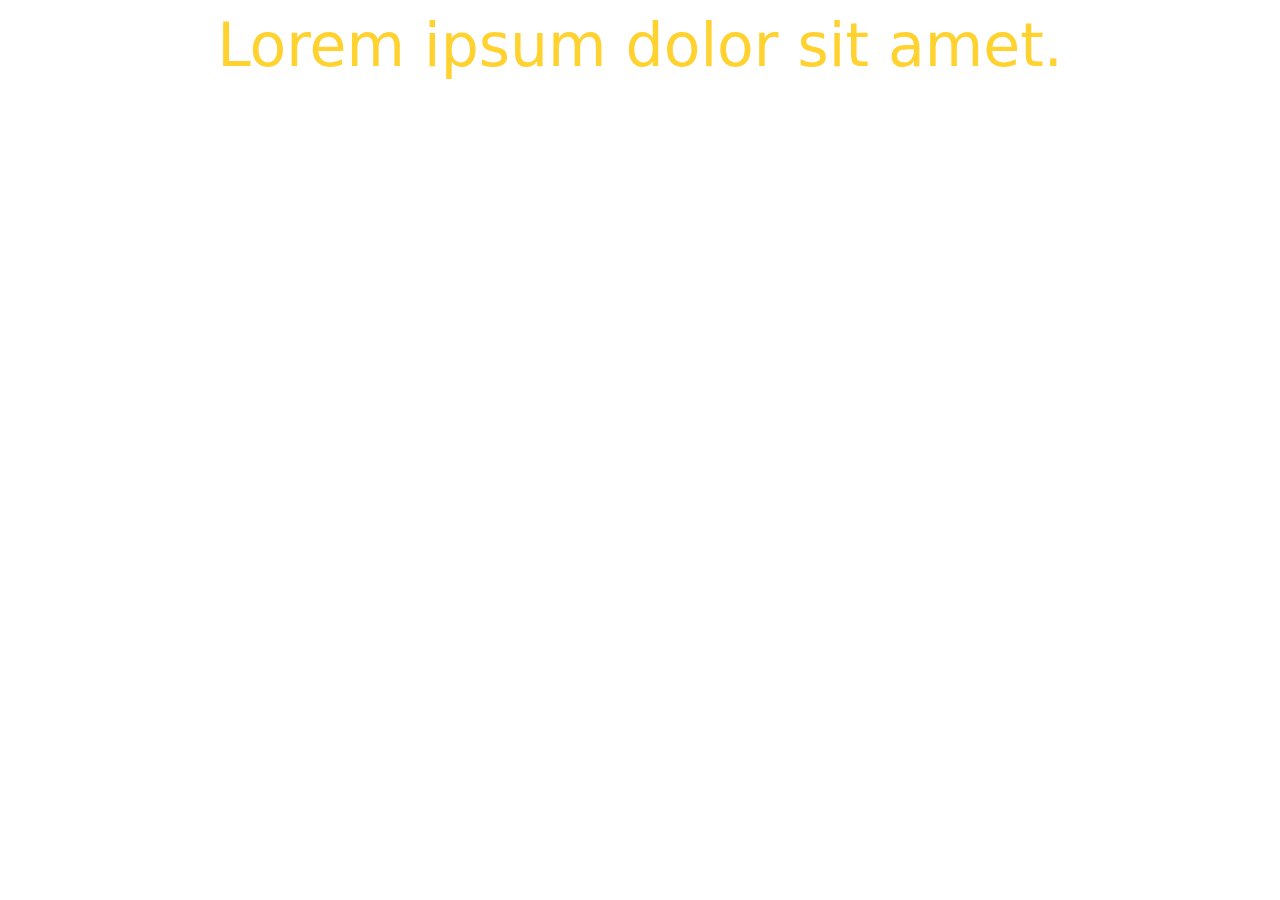
<file: Edu/index.html>
<html lang="en">
<head>
    <meta charset="UTF-8">
    <meta name="viewport" content="width=device-width, initial-scale=1.0">
    <link rel="stylesheet" href="src/output.css">
    <title>Document</title>
</head>
<body>
    <h1 class="text-amber-300 text-[60px] text-center">Lorem ipsum dolor sit amet.</h1>
</body>
</html>
</file>
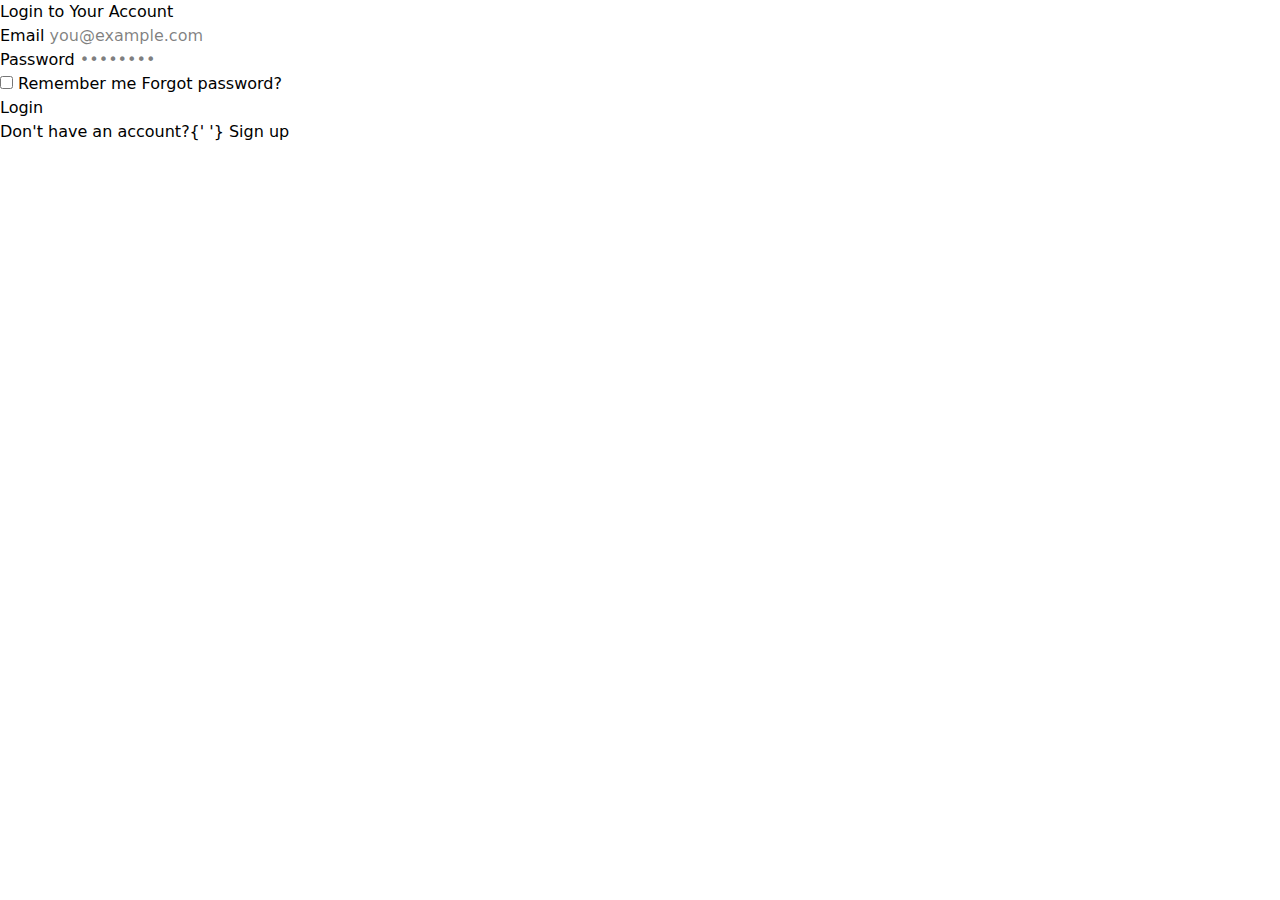
<file: Edu/login.html>
<!DOCTYPE html>
<html lang="en">
<head>
    <meta charset="UTF-8">
    <meta name="viewport" content="width=device-width, initial-scale=1.0">
 
    <link rel="stylesheet" href="src/output.css">
    <title>Signup Page</title>
</head>
<body>
    <!-- sign up page designing -->
     <div className="min-h-screen flex items-center justify-center bg-gray-100 px-4">
      <div className="max-w-md w-full bg-white p-8 rounded-2xl shadow-2xl">
        <h2 className="text-3xl font-bold text-center text-gray-800 mb-8">Login to Your Account</h2>

        <form className="space-y-6">
          <div>
            <label className="block text-gray-700 font-semibold mb-1">Email</label>
            <input
              type="email"
              placeholder="you@example.com"
              className="w-full px-4 py-2 border border-gray-300 rounded-xl focus:outline-none focus:ring-2 focus:ring-blue-500"
              required
            />
          </div>

          <div>
            <label className="block text-gray-700 font-semibold mb-1">Password</label>
            <input
              type="password"
              placeholder="••••••••"
              className="w-full px-4 py-2 border border-gray-300 rounded-xl focus:outline-none focus:ring-2 focus:ring-blue-500"
              required
            />
          </div>

          <div className="flex justify-between items-center text-sm text-gray-600">
            <label className="flex items-center gap-2">
              <input type="checkbox" className="accent-blue-500" />
              Remember me
            </label>
            <a href="#" className="text-blue-600 hover:underline">Forgot password?</a>
          </div>

          <button
            type="submit"
            className="w-full bg-blue-600 text-white font-semibold py-2 rounded-xl hover:bg-blue-700 transition duration-200"
          >
            Login
          </button>
        </form>

        <p className="mt-6 text-center text-sm text-gray-600">
          Don't have an account?{' '}
          <a href="#" className="text-blue-600 hover:underline">Sign up</a>
        </p>
      </div>
    </div>
</body>
</html>
</file>
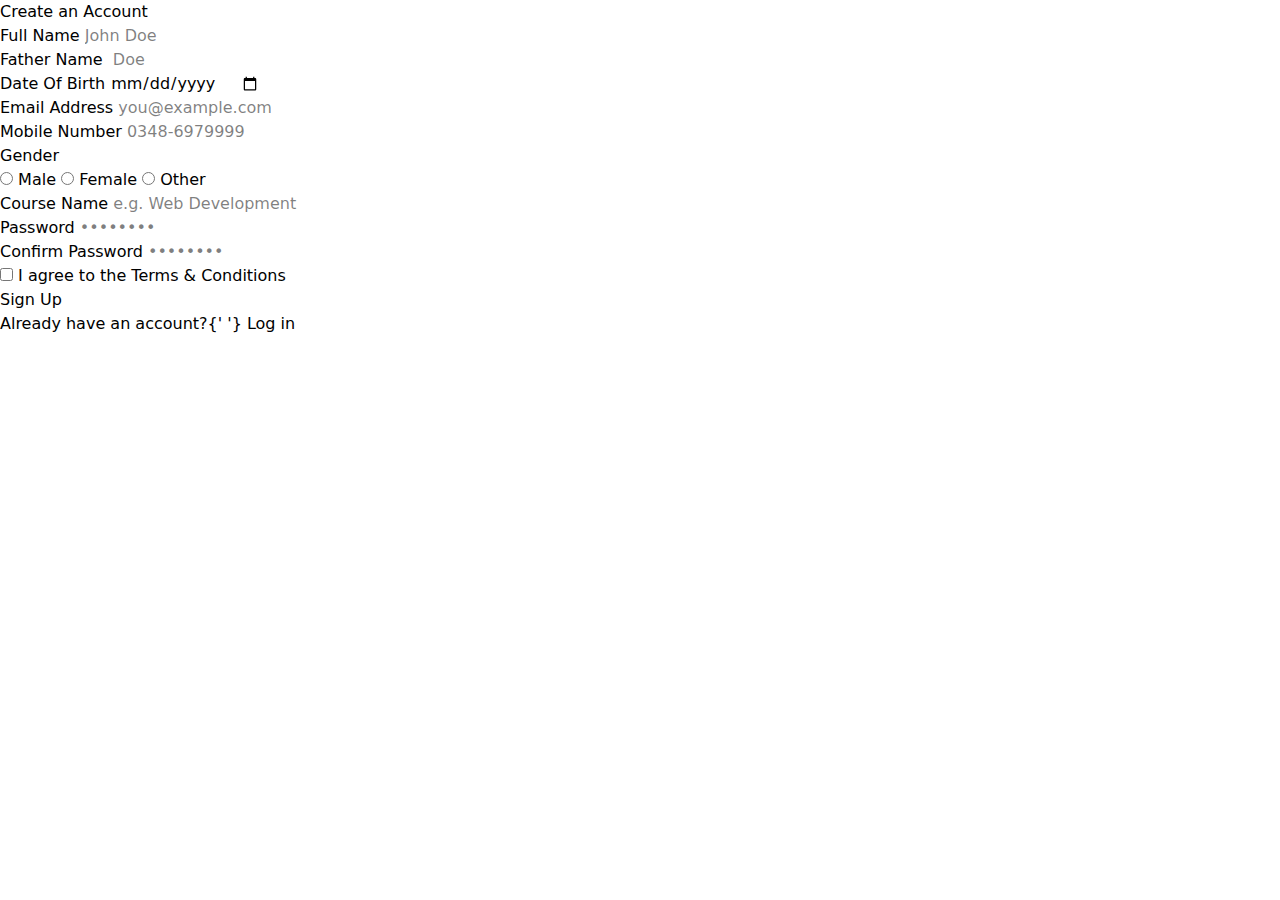
<file: Edu/Signup.html>
<!DOCTYPE html>
<html lang="en">
<head>
    <meta charset="UTF-8">
    <meta name="viewport" content="width=device-width, initial-scale=1.0">
    <!-- tailwind css -->
    <link rel="stylesheet" href="src/output.css">

    <title>Document</title>
</head>
<body>
    <!-- Login page designing -->
     <div className="min-h-screen flex items-center justify-center bg-gray px-4">
            <div className="max-w-md w-full bg-white p-8 rounded-2xl shadow-2xl">
                <h2 className="text-3xl font-bold text-center text-gray-800 mb-8">Create an Account</h2>

                <form className="space-y-6">
                    <div>
                        <label className="block text-gray-700 font-semibold mb-1">Full Name</label>
                        <input
                            type="text"
                            placeholder="John Doe"
                            className="w-full px-4 py-2 border border-gray-300 rounded-xl focus:outline-none focus:ring-2 focus:ring-blue-500"
                            required
                        />
                    </div>
                    <div>
                        <label className="block text-gray-700 font-semibold mb-1">Father Name</label>
                        <input
                            type="text"
                            placeholder=" Doe"
                            className="w-full px-4 py-2 border border-gray-300 rounded-xl focus:outline-none focus:ring-2 focus:ring-blue-500"
                            required
                        />
                    </div>
                    <div>
                        <label className="block text-gray-700 font-semibold mb-1">Date Of Birth</label>
                        <input
                            type="date"

                            className="w-full px-4 py-2 border border-gray-300 rounded-xl focus:outline-none focus:ring-2 focus:ring-blue-500"
                            required
                        />
                    </div>
                    <div>
                        <label className="block text-gray-700 font-semibold mb-1">Email Address</label>
                        <input
                            type="email"
                            placeholder="you@example.com"
                            className="w-full px-4 py-2 border border-gray-300 rounded-xl focus:outline-none focus:ring-2 focus:ring-blue-500"
                            required
                        />
                    </div>
                    <div>
                        <label className="block text-gray-700 font-semibold mb-1">Mobile Number</label>
                        <input
                            type="tel"
                            placeholder="0348-6979999"
                            className="w-full px-4 py-2 border border-gray-300 rounded-xl focus:outline-none focus:ring-2 focus:ring-blue-500"
                            required
                        />
                    </div>
                    <div className="mb-4">
                        <label className="block text-gray-700 font-semibold mb-1">Gender</label>
                        <div className="flex items-center gap-6">
                            <label className="flex items-center gap-2">
                                <input type="radio" name="gender" value="Male" className="accent-blue-600" required />
                                Male
                            </label>
                            <label className="flex items-center gap-2">
                                <input type="radio" name="gender" value="Female" className="accent-blue-600" />
                                Female
                            </label>
                            <label className="flex items-center gap-2">
                                <input type="radio" name="gender" value="Other" className="accent-blue-600" />
                                Other
                            </label>
                        </div>
                    </div>
                    <div >
                        <label className="block text-gray-700 font-semibold mb-1">Course Name</label>
                        <input
                            type="text"
                            name="courseName"
                            placeholder="e.g. Web Development"
                            className="w-full px-4 py-2 border border-gray-300 rounded-xl focus:outline-none focus:ring-2 focus:ring-blue-500"
                            required
                        />
                    </div>
                    <div>
                        <label className="block text-gray-700 font-semibold mb-1">Password</label>
                        <input
                            type="password"
                            placeholder="••••••••"
                            className="w-full px-4 py-2 border border-gray-300 rounded-xl focus:outline-none focus:ring-2 focus:ring-blue-500"
                            required
                        />
                    </div>

                    <div>
                        <label className="block text-gray-700 font-semibold mb-1">Confirm Password</label>
                        <input
                            type="password"
                            placeholder="••••••••"
                            className="w-full px-4 py-2 border border-gray-300 rounded-xl focus:outline-none focus:ring-2 focus:ring-blue-500"
                            required
                        />
                    </div>

                    <div className="text-sm text-gray-600 flex items-start gap-2">
                        <input type="checkbox" className="accent-blue-500 mt-1" required />
                        <span>
                            I agree to the <a href="#" className="text-blue-600 hover:underline">Terms & Conditions</a>
                        </span>
                    </div>

                    <button
                        type="submit"
                        className="w-full bg-blue-600 text-white font-semibold py-2 rounded-xl hover:bg-blue-700 transition duration-200"
                    >
                        Sign Up
                    </button>
                </form>

                <p className="mt-6 text-center text-sm text-gray-600">
                    Already have an account?{' '}
                    <a href="#" className="text-blue-600 hover:underline">Log in</a>
                </p>
            </div>
        </div>
</body>
</html>
</file>
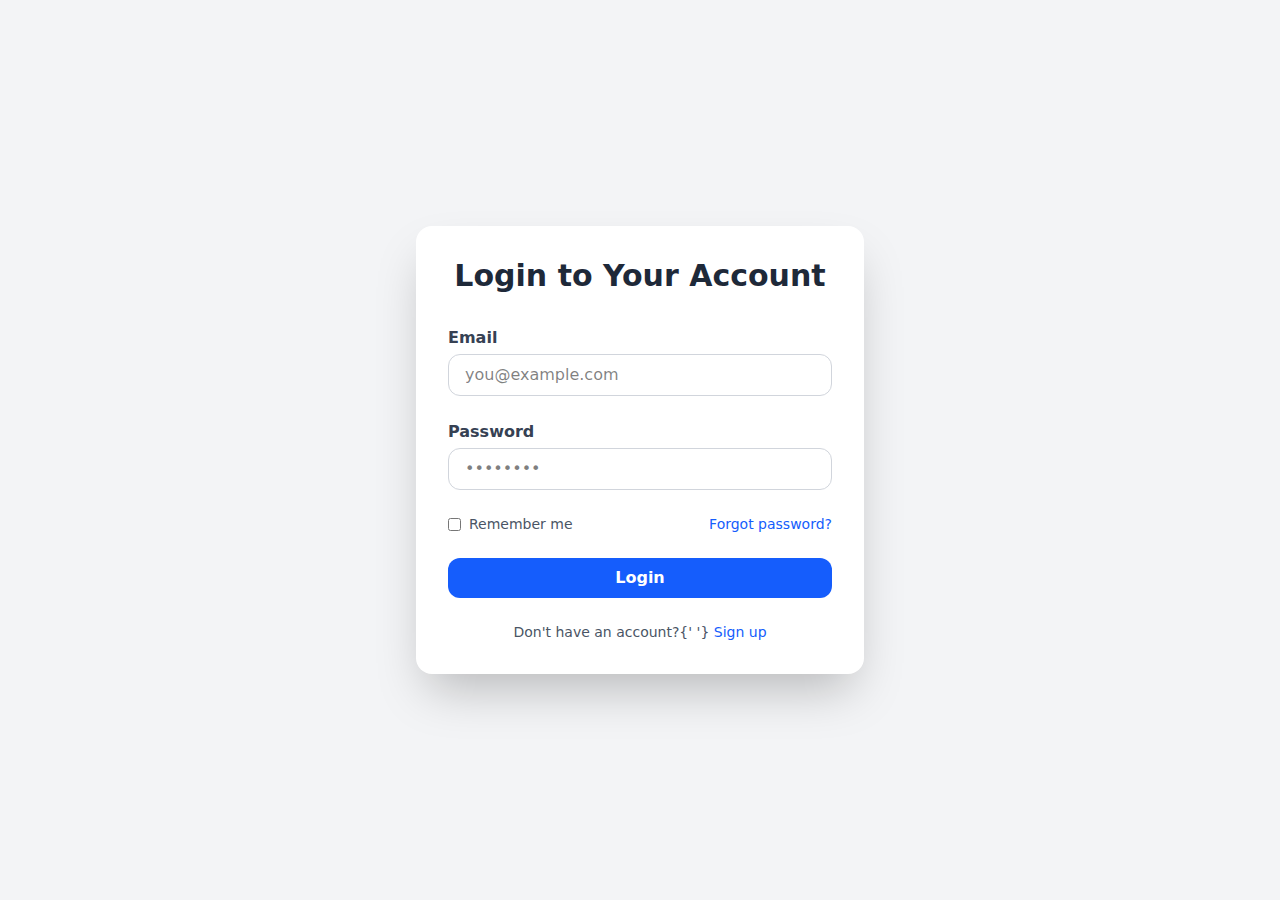
<file: Insitution/login.html>
<!DOCTYPE html>
<html lang="en">
<head>
    <meta charset="UTF-8">
    <meta name="viewport" content="width=device-width, initial-scale=1.0">
 
    <link rel="stylesheet" href="src/output.css">
    <title>Login Page</title>
</head>
<body>
    <!-- sign up page designing -->
     <h2 class="text-5xl text-red-800"> </h2>
     <div class="min-h-screen flex items-center justify-center bg-gray-100 px-4">
      <div class="max-w-md w-full bg-white p-8 rounded-2xl shadow-2xl">
        <h2 class="text-3xl font-bold text-center text-gray-800 mb-8">Login to Your Account</h2>

        <form class="space-y-6">
          <div>
            <label class="block text-gray-700 font-semibold mb-1">Email</label>
            <input
              type="email"
              placeholder="you@example.com"
              class="w-full px-4 py-2 border border-gray-300 rounded-xl focus:outline-none focus:ring-2 focus:ring-blue-500"
              required
            />
          </div>

          <div>
            <label class="block text-gray-700 font-semibold mb-1">Password</label>
            <input
              type="password"
              placeholder="••••••••"
              class="w-full px-4 py-2 border border-gray-300 rounded-xl focus:outline-none focus:ring-2 focus:ring-blue-500"
              required
            />
          </div>

          <div class="flex justify-between items-center text-sm text-gray-600">
            <label class="flex items-center gap-2">
              <input type="checkbox" class="accent-blue-500" />
              Remember me
            </label>
            <a href="#" class="text-blue-600 hover:underline">Forgot password?</a>
          </div>

          <button
            type="submit"
            class="w-full bg-blue-600 text-white font-semibold py-2 rounded-xl hover:bg-blue-700 transition duration-200"
          >
            Login
          </button>
        </form>

        <p class="mt-6 text-center text-sm text-gray-600">
          Don't have an account?{' '}
          <a href="#" class="text-blue-600 hover:underline">Sign up</a>
        </p>
      </div>
    </div>
</body>
</html>
</file>
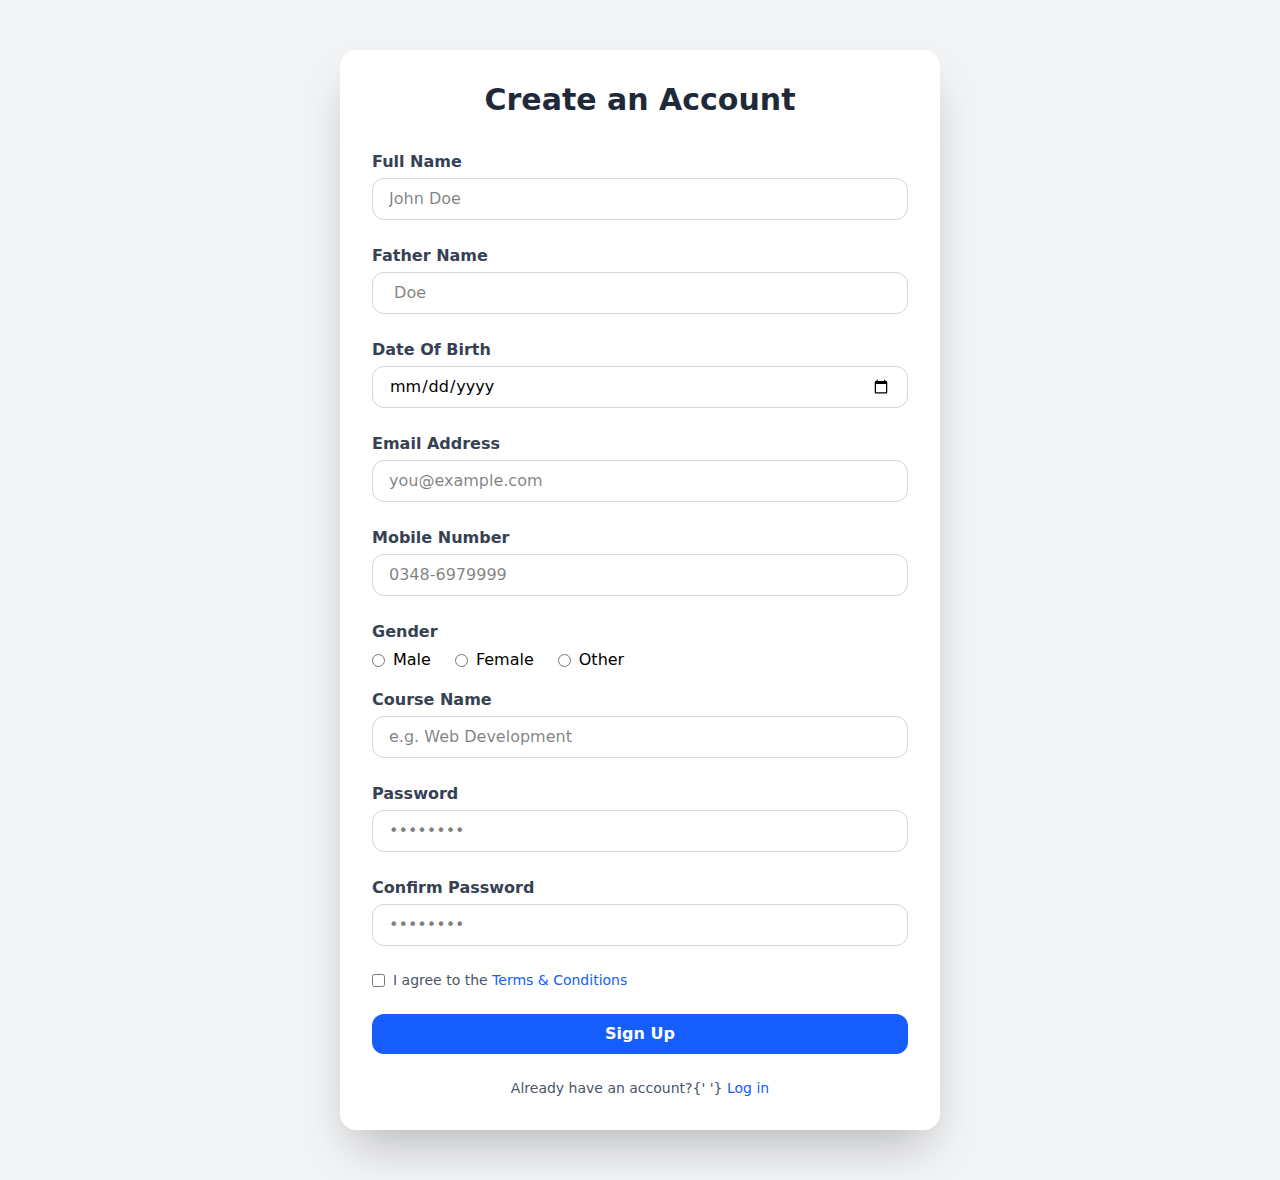
<file: Insitution/Signup.html>
<!DOCTYPE html>
<html lang="en">
<head>
    <meta charset="UTF-8">
    <meta name="viewport" content="width=device-width, initial-scale=1.0">
    <title>SignUP Page</title>
    <link rel="stylesheet" href="src/output.css">
</head>
<body>
    
    <div class="min-h-screen flex items-center justify-center bg-gray-100 px-4 ">
            <div class="w-[600px] bg-white p-8 rounded-2xl shadow-2xl my-[50px]">
                <h2 class="text-3xl font-bold text-center text-gray-800 mb-8">Create an Account</h2>
                <form class="space-y-6">
                    <div>
                        <label class="block text-gray-700 font-semibold mb-1">Full Name</label>
                        <input
                            type="text"
                            placeholder="John Doe"
                            class="w-full px-4 py-2 border border-gray-300 rounded-xl focus:outline-none focus:ring-2 focus:ring-blue-500"
                            required
                        />
                    </div>
                    <div>
                        <label class="block text-gray-700 font-semibold mb-1">Father Name</label>
                        <input
                            type="text"
                            placeholder=" Doe"
                            class="w-full px-4 py-2 border border-gray-300 rounded-xl focus:outline-none focus:ring-2 focus:ring-blue-500"
                            required
                        />
                    </div>
                    <div>
                        <label class="block text-gray-700 font-semibold mb-1">Date Of Birth</label>
                        <input
                            type="date"

                            class="w-full px-4 py-2 border border-gray-300 rounded-xl focus:outline-none focus:ring-2 focus:ring-blue-500"
                            required
                        />
                    </div>
                    <div>
                        <label class="block text-gray-700 font-semibold mb-1">Email Address</label>
                        <input
                            type="email"
                            placeholder="you@example.com"
                            class="w-full px-4 py-2 border border-gray-300 rounded-xl focus:outline-none focus:ring-2 focus:ring-blue-500"
                            required
                        />
                    </div>
                    <div>
                        <label class="block text-gray-700 font-semibold mb-1">Mobile Number</label>
                        <input
                            type="tel"
                            placeholder="0348-6979999"
                            class="w-full px-4 py-2 border border-gray-300 rounded-xl focus:outline-none focus:ring-2 focus:ring-blue-500"
                            required
                        />
                    </div>
                    <div class="mb-4">
                        <label class="block text-gray-700 font-semibold mb-1">Gender</label>
                        <div class="flex items-center gap-6">
                            <label class="flex items-center gap-2">
                                <input type="radio" name="gender" value="Male" class="accent-blue-600" required />
                                Male
                            </label>
                            <label class="flex items-center gap-2">
                                <input type="radio" name="gender" value="Female" class="accent-blue-600" />
                                Female
                            </label>
                            <label class="flex items-center gap-2">
                                <input type="radio" name="gender" value="Other" class="accent-blue-600" />
                                Other
                            </label>
                        </div>
                    </div>
                    <div >
                        <label class="block text-gray-700 font-semibold mb-1">Course Name</label>
                        <input
                            type="text"
                            name="courseName"
                            placeholder="e.g. Web Development"
                            class="w-full px-4 py-2 border border-gray-300 rounded-xl focus:outline-none focus:ring-2 focus:ring-blue-500"
                            required
                        />
                    </div>
                    <div>
                        <label class="block text-gray-700 font-semibold mb-1">Password</label>
                        <input
                            type="password"
                            placeholder="••••••••"
                            class="w-full px-4 py-2 border border-gray-300 rounded-xl focus:outline-none focus:ring-2 focus:ring-blue-500"
                            required
                        />
                    </div>

                    <div>
                        <label class="block text-gray-700 font-semibold mb-1">Confirm Password</label>
                        <input
                            type="password"
                            placeholder="••••••••"
                            class="w-full px-4 py-2 border border-gray-300 rounded-xl focus:outline-none focus:ring-2 focus:ring-blue-500"
                            required
                        />
                    </div>

                    <div class="text-sm text-gray-600 flex items-start gap-2">
                        <input type="checkbox" class="accent-blue-500 mt-1" required />
                        <span>
                            I agree to the <a href="#" class="text-blue-600 hover:underline">Terms & Conditions</a>
                        </span>
                    </div>

                    <button
                        type="submit"
                        class="w-full bg-blue-600 text-white font-semibold py-2 rounded-xl hover:bg-blue-700 transition duration-200"
                    >
                        Sign Up
                    </button>
                </form>

                <p class="mt-6 text-center text-sm text-gray-600">
                    Already have an account?{' '}
                    <a href="#" class="text-blue-600 hover:underline">Log in</a>
                </p>
            </div>
        </div>
</body>
</html>
</file>
<file: Edu/src/output.css>
/*! tailwindcss v4.1.11 | MIT License | https://tailwindcss.com */
@layer theme, base, components, utilities;
@layer theme {
  :root, :host {
    --font-sans: ui-sans-serif, system-ui, sans-serif, "Apple Color Emoji",
      "Segoe UI Emoji", "Segoe UI Symbol", "Noto Color Emoji";
    --font-mono: ui-monospace, SFMono-Regular, Menlo, Monaco, Consolas, "Liberation Mono",
      "Courier New", monospace;
    --color-amber-300: oklch(87.9% 0.169 91.605);
    --default-font-family: var(--font-sans);
    --default-mono-font-family: var(--font-mono);
  }
}
@layer base {
  *, ::after, ::before, ::backdrop, ::file-selector-button {
    box-sizing: border-box;
    margin: 0;
    padding: 0;
    border: 0 solid;
  }
  html, :host {
    line-height: 1.5;
    -webkit-text-size-adjust: 100%;
    tab-size: 4;
    font-family: var(--default-font-family, ui-sans-serif, system-ui, sans-serif, "Apple Color Emoji", "Segoe UI Emoji", "Segoe UI Symbol", "Noto Color Emoji");
    font-feature-settings: var(--default-font-feature-settings, normal);
    font-variation-settings: var(--default-font-variation-settings, normal);
    -webkit-tap-highlight-color: transparent;
  }
  hr {
    height: 0;
    color: inherit;
    border-top-width: 1px;
  }
  abbr:where([title]) {
    -webkit-text-decoration: underline dotted;
    text-decoration: underline dotted;
  }
  h1, h2, h3, h4, h5, h6 {
    font-size: inherit;
    font-weight: inherit;
  }
  a {
    color: inherit;
    -webkit-text-decoration: inherit;
    text-decoration: inherit;
  }
  b, strong {
    font-weight: bolder;
  }
  code, kbd, samp, pre {
    font-family: var(--default-mono-font-family, ui-monospace, SFMono-Regular, Menlo, Monaco, Consolas, "Liberation Mono", "Courier New", monospace);
    font-feature-settings: var(--default-mono-font-feature-settings, normal);
    font-variation-settings: var(--default-mono-font-variation-settings, normal);
    font-size: 1em;
  }
  small {
    font-size: 80%;
  }
  sub, sup {
    font-size: 75%;
    line-height: 0;
    position: relative;
    vertical-align: baseline;
  }
  sub {
    bottom: -0.25em;
  }
  sup {
    top: -0.5em;
  }
  table {
    text-indent: 0;
    border-color: inherit;
    border-collapse: collapse;
  }
  :-moz-focusring {
    outline: auto;
  }
  progress {
    vertical-align: baseline;
  }
  summary {
    display: list-item;
  }
  ol, ul, menu {
    list-style: none;
  }
  img, svg, video, canvas, audio, iframe, embed, object {
    display: block;
    vertical-align: middle;
  }
  img, video {
    max-width: 100%;
    height: auto;
  }
  button, input, select, optgroup, textarea, ::file-selector-button {
    font: inherit;
    font-feature-settings: inherit;
    font-variation-settings: inherit;
    letter-spacing: inherit;
    color: inherit;
    border-radius: 0;
    background-color: transparent;
    opacity: 1;
  }
  :where(select:is([multiple], [size])) optgroup {
    font-weight: bolder;
  }
  :where(select:is([multiple], [size])) optgroup option {
    padding-inline-start: 20px;
  }
  ::file-selector-button {
    margin-inline-end: 4px;
  }
  ::placeholder {
    opacity: 1;
  }
  @supports (not (-webkit-appearance: -apple-pay-button))  or (contain-intrinsic-size: 1px) {
    ::placeholder {
      color: currentcolor;
      @supports (color: color-mix(in lab, red, red)) {
        color: color-mix(in oklab, currentcolor 50%, transparent);
      }
    }
  }
  textarea {
    resize: vertical;
  }
  ::-webkit-search-decoration {
    -webkit-appearance: none;
  }
  ::-webkit-date-and-time-value {
    min-height: 1lh;
    text-align: inherit;
  }
  ::-webkit-datetime-edit {
    display: inline-flex;
  }
  ::-webkit-datetime-edit-fields-wrapper {
    padding: 0;
  }
  ::-webkit-datetime-edit, ::-webkit-datetime-edit-year-field, ::-webkit-datetime-edit-month-field, ::-webkit-datetime-edit-day-field, ::-webkit-datetime-edit-hour-field, ::-webkit-datetime-edit-minute-field, ::-webkit-datetime-edit-second-field, ::-webkit-datetime-edit-millisecond-field, ::-webkit-datetime-edit-meridiem-field {
    padding-block: 0;
  }
  :-moz-ui-invalid {
    box-shadow: none;
  }
  button, input:where([type="button"], [type="reset"], [type="submit"]), ::file-selector-button {
    appearance: button;
  }
  ::-webkit-inner-spin-button, ::-webkit-outer-spin-button {
    height: auto;
  }
  [hidden]:where(:not([hidden="until-found"])) {
    display: none !important;
  }
}
@layer utilities {
  .text-center {
    text-align: center;
  }
  .text-\[60px\] {
    font-size: 60px;
  }
  .text-amber-300 {
    color: var(--color-amber-300);
  }
}
</file>
<file: Insitution/src/output.css>
/*! tailwindcss v4.1.11 | MIT License | https://tailwindcss.com */
@layer properties;
@layer theme, base, components, utilities;
@layer theme {
  :root, :host {
    --font-sans: ui-sans-serif, system-ui, sans-serif, "Apple Color Emoji",
      "Segoe UI Emoji", "Segoe UI Symbol", "Noto Color Emoji";
    --font-mono: ui-monospace, SFMono-Regular, Menlo, Monaco, Consolas, "Liberation Mono",
      "Courier New", monospace;
    --color-red-800: oklch(44.4% 0.177 26.899);
    --color-amber-300: oklch(87.9% 0.169 91.605);
    --color-blue-500: oklch(62.3% 0.214 259.815);
    --color-blue-600: oklch(54.6% 0.245 262.881);
    --color-blue-700: oklch(48.8% 0.243 264.376);
    --color-gray-100: oklch(96.7% 0.003 264.542);
    --color-gray-300: oklch(87.2% 0.01 258.338);
    --color-gray-600: oklch(44.6% 0.03 256.802);
    --color-gray-700: oklch(37.3% 0.034 259.733);
    --color-gray-800: oklch(27.8% 0.033 256.848);
    --color-white: #fff;
    --spacing: 0.25rem;
    --container-md: 28rem;
    --container-lg: 32rem;
    --text-sm: 0.875rem;
    --text-sm--line-height: calc(1.25 / 0.875);
    --text-3xl: 1.875rem;
    --text-3xl--line-height: calc(2.25 / 1.875);
    --text-5xl: 3rem;
    --text-5xl--line-height: 1;
    --text-7xl: 4.5rem;
    --text-7xl--line-height: 1;
    --font-weight-semibold: 600;
    --font-weight-bold: 700;
    --radius-xl: 0.75rem;
    --radius-2xl: 1rem;
    --default-transition-duration: 150ms;
    --default-transition-timing-function: cubic-bezier(0.4, 0, 0.2, 1);
    --default-font-family: var(--font-sans);
    --default-mono-font-family: var(--font-mono);
  }
}
@layer base {
  *, ::after, ::before, ::backdrop, ::file-selector-button {
    box-sizing: border-box;
    margin: 0;
    padding: 0;
    border: 0 solid;
  }
  html, :host {
    line-height: 1.5;
    -webkit-text-size-adjust: 100%;
    tab-size: 4;
    font-family: var(--default-font-family, ui-sans-serif, system-ui, sans-serif, "Apple Color Emoji", "Segoe UI Emoji", "Segoe UI Symbol", "Noto Color Emoji");
    font-feature-settings: var(--default-font-feature-settings, normal);
    font-variation-settings: var(--default-font-variation-settings, normal);
    -webkit-tap-highlight-color: transparent;
  }
  hr {
    height: 0;
    color: inherit;
    border-top-width: 1px;
  }
  abbr:where([title]) {
    -webkit-text-decoration: underline dotted;
    text-decoration: underline dotted;
  }
  h1, h2, h3, h4, h5, h6 {
    font-size: inherit;
    font-weight: inherit;
  }
  a {
    color: inherit;
    -webkit-text-decoration: inherit;
    text-decoration: inherit;
  }
  b, strong {
    font-weight: bolder;
  }
  code, kbd, samp, pre {
    font-family: var(--default-mono-font-family, ui-monospace, SFMono-Regular, Menlo, Monaco, Consolas, "Liberation Mono", "Courier New", monospace);
    font-feature-settings: var(--default-mono-font-feature-settings, normal);
    font-variation-settings: var(--default-mono-font-variation-settings, normal);
    font-size: 1em;
  }
  small {
    font-size: 80%;
  }
  sub, sup {
    font-size: 75%;
    line-height: 0;
    position: relative;
    vertical-align: baseline;
  }
  sub {
    bottom: -0.25em;
  }
  sup {
    top: -0.5em;
  }
  table {
    text-indent: 0;
    border-color: inherit;
    border-collapse: collapse;
  }
  :-moz-focusring {
    outline: auto;
  }
  progress {
    vertical-align: baseline;
  }
  summary {
    display: list-item;
  }
  ol, ul, menu {
    list-style: none;
  }
  img, svg, video, canvas, audio, iframe, embed, object {
    display: block;
    vertical-align: middle;
  }
  img, video {
    max-width: 100%;
    height: auto;
  }
  button, input, select, optgroup, textarea, ::file-selector-button {
    font: inherit;
    font-feature-settings: inherit;
    font-variation-settings: inherit;
    letter-spacing: inherit;
    color: inherit;
    border-radius: 0;
    background-color: transparent;
    opacity: 1;
  }
  :where(select:is([multiple], [size])) optgroup {
    font-weight: bolder;
  }
  :where(select:is([multiple], [size])) optgroup option {
    padding-inline-start: 20px;
  }
  ::file-selector-button {
    margin-inline-end: 4px;
  }
  ::placeholder {
    opacity: 1;
  }
  @supports (not (-webkit-appearance: -apple-pay-button))  or (contain-intrinsic-size: 1px) {
    ::placeholder {
      color: currentcolor;
      @supports (color: color-mix(in lab, red, red)) {
        color: color-mix(in oklab, currentcolor 50%, transparent);
      }
    }
  }
  textarea {
    resize: vertical;
  }
  ::-webkit-search-decoration {
    -webkit-appearance: none;
  }
  ::-webkit-date-and-time-value {
    min-height: 1lh;
    text-align: inherit;
  }
  ::-webkit-datetime-edit {
    display: inline-flex;
  }
  ::-webkit-datetime-edit-fields-wrapper {
    padding: 0;
  }
  ::-webkit-datetime-edit, ::-webkit-datetime-edit-year-field, ::-webkit-datetime-edit-month-field, ::-webkit-datetime-edit-day-field, ::-webkit-datetime-edit-hour-field, ::-webkit-datetime-edit-minute-field, ::-webkit-datetime-edit-second-field, ::-webkit-datetime-edit-millisecond-field, ::-webkit-datetime-edit-meridiem-field {
    padding-block: 0;
  }
  :-moz-ui-invalid {
    box-shadow: none;
  }
  button, input:where([type="button"], [type="reset"], [type="submit"]), ::file-selector-button {
    appearance: button;
  }
  ::-webkit-inner-spin-button, ::-webkit-outer-spin-button {
    height: auto;
  }
  [hidden]:where(:not([hidden="until-found"])) {
    display: none !important;
  }
}
@layer utilities {
  .my-5 {
    margin-block: calc(var(--spacing) * 5);
  }
  .my-\[50px\] {
    margin-block: 50px;
  }
  .mt-1 {
    margin-top: calc(var(--spacing) * 1);
  }
  .mt-6 {
    margin-top: calc(var(--spacing) * 6);
  }
  .mb-1 {
    margin-bottom: calc(var(--spacing) * 1);
  }
  .mb-4 {
    margin-bottom: calc(var(--spacing) * 4);
  }
  .mb-8 {
    margin-bottom: calc(var(--spacing) * 8);
  }
  .block {
    display: block;
  }
  .flex {
    display: flex;
  }
  .table {
    display: table;
  }
  .min-h-screen {
    min-height: 100vh;
  }
  .w-\[600px\] {
    width: 600px;
  }
  .w-\[1000px\] {
    width: 1000px;
  }
  .w-full {
    width: 100%;
  }
  .max-w-\[800px\] {
    max-width: 800px;
  }
  .max-w-\[1000px\] {
    max-width: 1000px;
  }
  .max-w-lg {
    max-width: var(--container-lg);
  }
  .max-w-md {
    max-width: var(--container-md);
  }
  .border-collapse {
    border-collapse: collapse;
  }
  .resize {
    resize: both;
  }
  .items-center {
    align-items: center;
  }
  .items-start {
    align-items: flex-start;
  }
  .justify-between {
    justify-content: space-between;
  }
  .justify-center {
    justify-content: center;
  }
  .justify-start {
    justify-content: flex-start;
  }
  .gap-2 {
    gap: calc(var(--spacing) * 2);
  }
  .gap-6 {
    gap: calc(var(--spacing) * 6);
  }
  .space-y-6 {
    :where(& > :not(:last-child)) {
      --tw-space-y-reverse: 0;
      margin-block-start: calc(calc(var(--spacing) * 6) * var(--tw-space-y-reverse));
      margin-block-end: calc(calc(var(--spacing) * 6) * calc(1 - var(--tw-space-y-reverse)));
    }
  }
  .rounded-2xl {
    border-radius: var(--radius-2xl);
  }
  .rounded-xl {
    border-radius: var(--radius-xl);
  }
  .border {
    border-style: var(--tw-border-style);
    border-width: 1px;
  }
  .border-gray-300 {
    border-color: var(--color-gray-300);
  }
  .bg-amber-300 {
    background-color: var(--color-amber-300);
  }
  .bg-blue-600 {
    background-color: var(--color-blue-600);
  }
  .bg-gray-100 {
    background-color: var(--color-gray-100);
  }
  .bg-gray-300 {
    background-color: var(--color-gray-300);
  }
  .bg-white {
    background-color: var(--color-white);
  }
  .p-8 {
    padding: calc(var(--spacing) * 8);
  }
  .px-4 {
    padding-inline: calc(var(--spacing) * 4);
  }
  .py-2 {
    padding-block: calc(var(--spacing) * 2);
  }
  .text-center {
    text-align: center;
  }
  .text-3xl {
    font-size: var(--text-3xl);
    line-height: var(--tw-leading, var(--text-3xl--line-height));
  }
  .text-5xl {
    font-size: var(--text-5xl);
    line-height: var(--tw-leading, var(--text-5xl--line-height));
  }
  .text-7xl {
    font-size: var(--text-7xl);
    line-height: var(--tw-leading, var(--text-7xl--line-height));
  }
  .text-sm {
    font-size: var(--text-sm);
    line-height: var(--tw-leading, var(--text-sm--line-height));
  }
  .font-bold {
    --tw-font-weight: var(--font-weight-bold);
    font-weight: var(--font-weight-bold);
  }
  .font-semibold {
    --tw-font-weight: var(--font-weight-semibold);
    font-weight: var(--font-weight-semibold);
  }
  .text-blue-600 {
    color: var(--color-blue-600);
  }
  .text-gray-600 {
    color: var(--color-gray-600);
  }
  .text-gray-700 {
    color: var(--color-gray-700);
  }
  .text-gray-800 {
    color: var(--color-gray-800);
  }
  .text-red-800 {
    color: var(--color-red-800);
  }
  .text-white {
    color: var(--color-white);
  }
  .underline {
    text-decoration-line: underline;
  }
  .accent-blue-500 {
    accent-color: var(--color-blue-500);
  }
  .accent-blue-600 {
    accent-color: var(--color-blue-600);
  }
  .shadow-2xl {
    --tw-shadow: 0 25px 50px -12px var(--tw-shadow-color, rgb(0 0 0 / 0.25));
    box-shadow: var(--tw-inset-shadow), var(--tw-inset-ring-shadow), var(--tw-ring-offset-shadow), var(--tw-ring-shadow), var(--tw-shadow);
  }
  .outline {
    outline-style: var(--tw-outline-style);
    outline-width: 1px;
  }
  .transition {
    transition-property: color, background-color, border-color, outline-color, text-decoration-color, fill, stroke, --tw-gradient-from, --tw-gradient-via, --tw-gradient-to, opacity, box-shadow, transform, translate, scale, rotate, filter, -webkit-backdrop-filter, backdrop-filter, display, visibility, content-visibility, overlay, pointer-events;
    transition-timing-function: var(--tw-ease, var(--default-transition-timing-function));
    transition-duration: var(--tw-duration, var(--default-transition-duration));
  }
  .duration-200 {
    --tw-duration: 200ms;
    transition-duration: 200ms;
  }
  .hover\:bg-blue-700 {
    &:hover {
      @media (hover: hover) {
        background-color: var(--color-blue-700);
      }
    }
  }
  .hover\:underline {
    &:hover {
      @media (hover: hover) {
        text-decoration-line: underline;
      }
    }
  }
  .focus\:ring-2 {
    &:focus {
      --tw-ring-shadow: var(--tw-ring-inset,) 0 0 0 calc(2px + var(--tw-ring-offset-width)) var(--tw-ring-color, currentcolor);
      box-shadow: var(--tw-inset-shadow), var(--tw-inset-ring-shadow), var(--tw-ring-offset-shadow), var(--tw-ring-shadow), var(--tw-shadow);
    }
  }
  .focus\:ring-blue-500 {
    &:focus {
      --tw-ring-color: var(--color-blue-500);
    }
  }
  .focus\:outline-none {
    &:focus {
      --tw-outline-style: none;
      outline-style: none;
    }
  }
}
@property --tw-space-y-reverse {
  syntax: "*";
  inherits: false;
  initial-value: 0;
}
@property --tw-border-style {
  syntax: "*";
  inherits: false;
  initial-value: solid;
}
@property --tw-font-weight {
  syntax: "*";
  inherits: false;
}
@property --tw-shadow {
  syntax: "*";
  inherits: false;
  initial-value: 0 0 #0000;
}
@property --tw-shadow-color {
  syntax: "*";
  inherits: false;
}
@property --tw-shadow-alpha {
  syntax: "<percentage>";
  inherits: false;
  initial-value: 100%;
}
@property --tw-inset-shadow {
  syntax: "*";
  inherits: false;
  initial-value: 0 0 #0000;
}
@property --tw-inset-shadow-color {
  syntax: "*";
  inherits: false;
}
@property --tw-inset-shadow-alpha {
  syntax: "<percentage>";
  inherits: false;
  initial-value: 100%;
}
@property --tw-ring-color {
  syntax: "*";
  inherits: false;
}
@property --tw-ring-shadow {
  syntax: "*";
  inherits: false;
  initial-value: 0 0 #0000;
}
@property --tw-inset-ring-color {
  syntax: "*";
  inherits: false;
}
@property --tw-inset-ring-shadow {
  syntax: "*";
  inherits: false;
  initial-value: 0 0 #0000;
}
@property --tw-ring-inset {
  syntax: "*";
  inherits: false;
}
@property --tw-ring-offset-width {
  syntax: "<length>";
  inherits: false;
  initial-value: 0px;
}
@property --tw-ring-offset-color {
  syntax: "*";
  inherits: false;
  initial-value: #fff;
}
@property --tw-ring-offset-shadow {
  syntax: "*";
  inherits: false;
  initial-value: 0 0 #0000;
}
@property --tw-outline-style {
  syntax: "*";
  inherits: false;
  initial-value: solid;
}
@property --tw-duration {
  syntax: "*";
  inherits: false;
}
@layer properties {
  @supports ((-webkit-hyphens: none) and (not (margin-trim: inline))) or ((-moz-orient: inline) and (not (color:rgb(from red r g b)))) {
    *, ::before, ::after, ::backdrop {
      --tw-space-y-reverse: 0;
      --tw-border-style: solid;
      --tw-font-weight: initial;
      --tw-shadow: 0 0 #0000;
      --tw-shadow-color: initial;
      --tw-shadow-alpha: 100%;
      --tw-inset-shadow: 0 0 #0000;
      --tw-inset-shadow-color: initial;
      --tw-inset-shadow-alpha: 100%;
      --tw-ring-color: initial;
      --tw-ring-shadow: 0 0 #0000;
      --tw-inset-ring-color: initial;
      --tw-inset-ring-shadow: 0 0 #0000;
      --tw-ring-inset: initial;
      --tw-ring-offset-width: 0px;
      --tw-ring-offset-color: #fff;
      --tw-ring-offset-shadow: 0 0 #0000;
      --tw-outline-style: solid;
      --tw-duration: initial;
    }
  }
}
</file>
